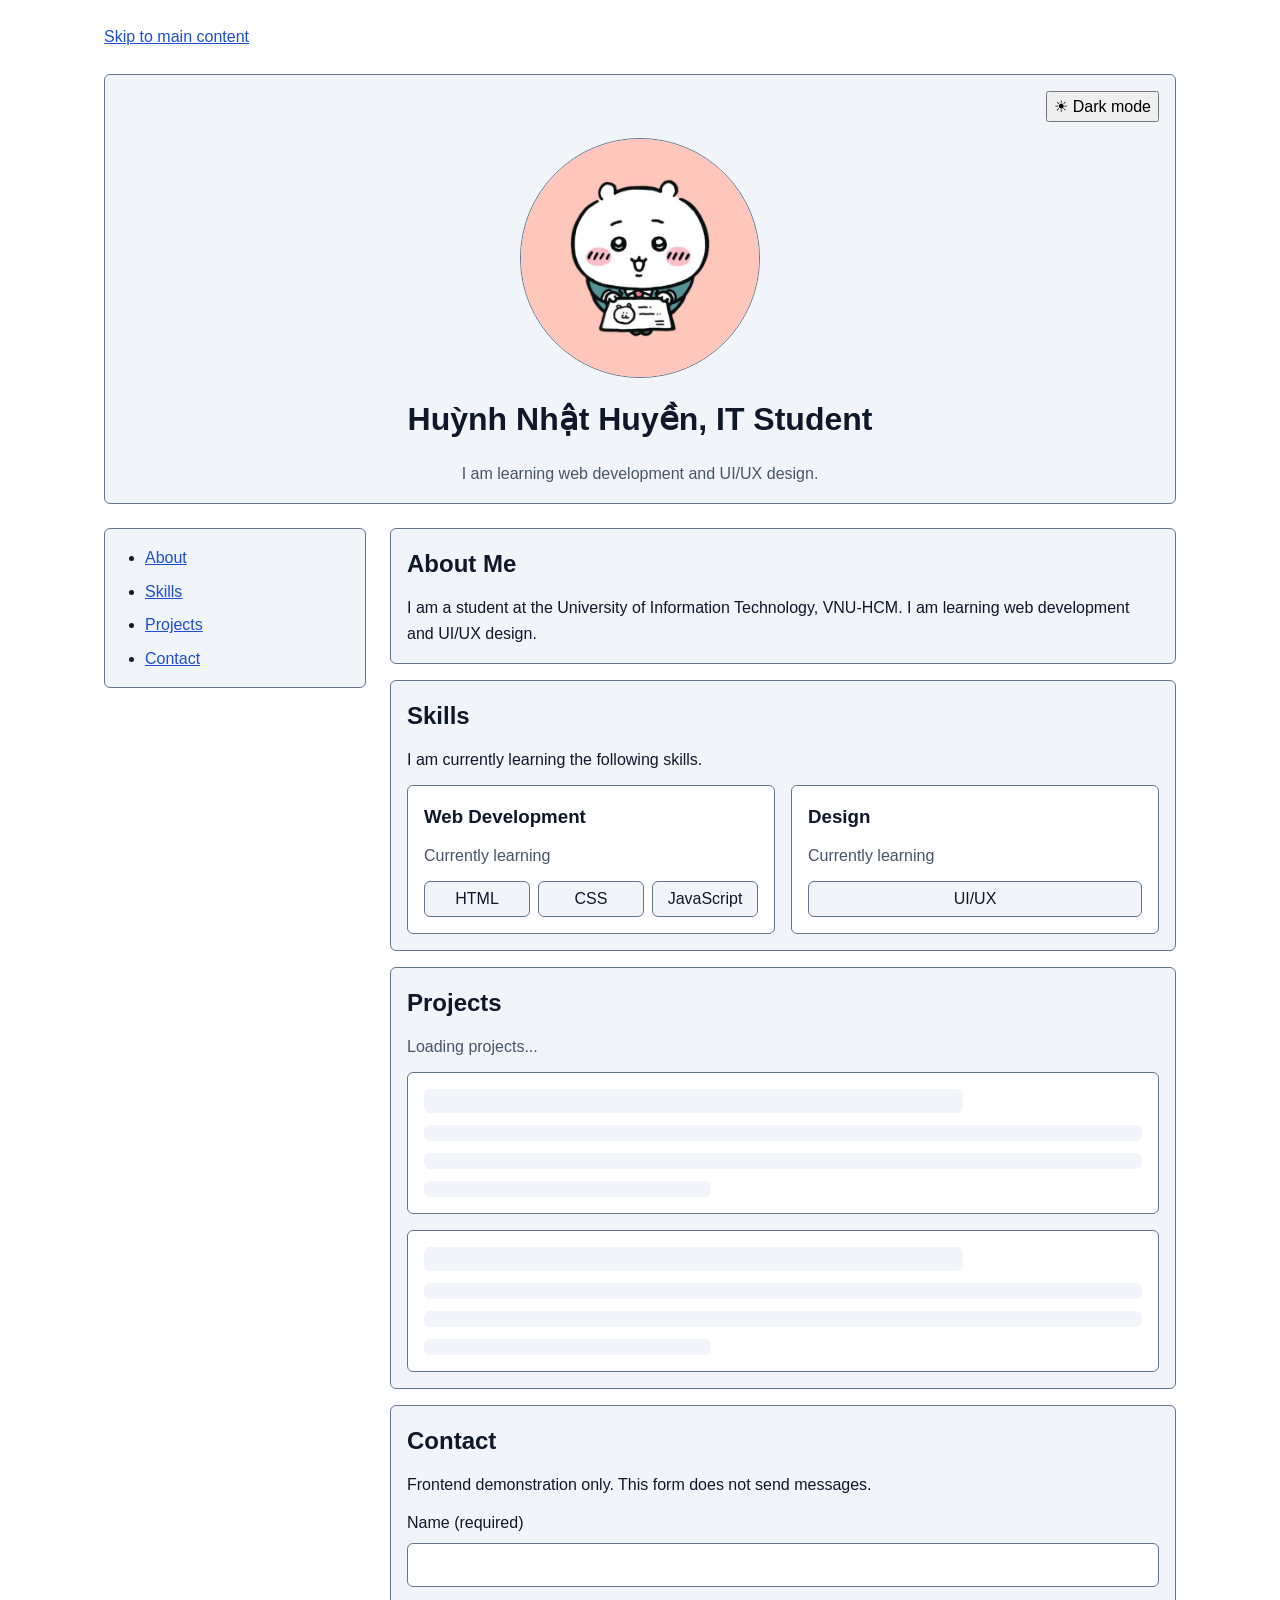
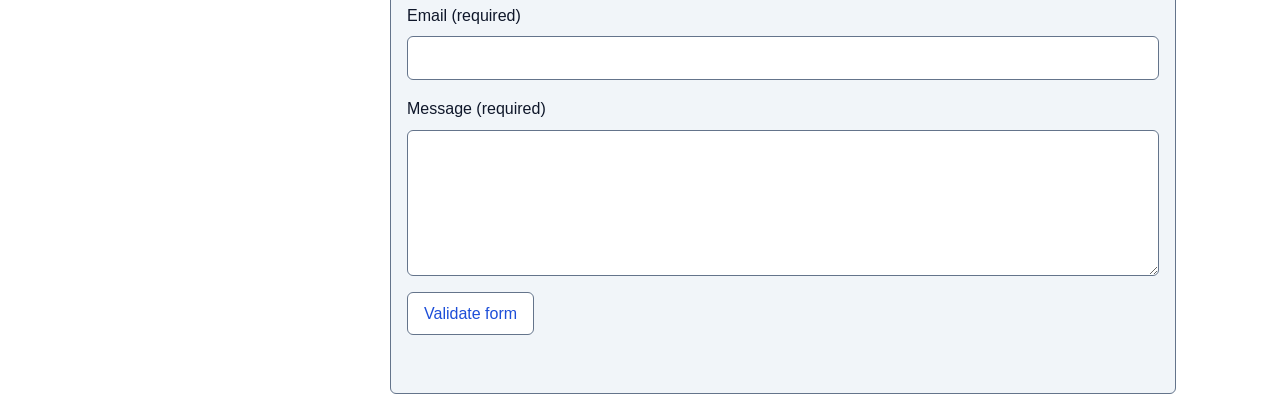
<file: index.html>
<!DOCTYPE html>
<html lang="en">

<head>
    <meta charset="UTF-8">
    <meta name="viewport" content="width=device-width, initial-scale=1.0">
    <title>Huỳnh Nhật Huyền | Portfolio</title>
    <link rel="stylesheet" href="./styles.css">
    <script src="./theme.js" defer></script>
    <script src="./contact.js" defer></script>
    <link rel="icon" href="data:,">
</head>

<body>
    <a href="#main-content" class="skip-link">
        Skip to main content
    </a>

    <header role="banner" class="hero">
        <button id="theme-toggle" type="button" aria-pressed="false">
            <span id="theme-icon" aria-hidden="true">☀</span>
            Dark mode
        </button>

        <img class="hero-portrait" src="./assets/images/images.jpg" alt="Portrait of Huỳnh Nhật Huyền" width="480"
            height="480">

        <h1>Huỳnh Nhật Huyền, IT Student</h1>

        <p class="hero-introduction">
            I am learning web development and UI/UX design.
        </p>
    </header>

    <nav role="navigation" aria-label="Primary">
        <ul>
            <li><a href="#about">About</a></li>
            <li><a href="#skills">Skills</a></li>
            <li><a href="#projects">Projects</a></li>
            <li><a href="#contact">Contact</a></li>
            <script src="./projects.js" defer></script>
        </ul>
    </nav>

    <main id="main-content" role="main" tabindex="-1">
        <section id="about">
            <h2>About Me</h2>
            <p>
                I am a student at the University of Information Technology,
                VNU-HCM. I am learning web development and UI/UX design.
            </p>
        </section>
        <!-- T-03.4: Categorized skills currently being learned -->
        <section id="skills" aria-labelledby="skills-heading">
            <h2 id="skills-heading">Skills</h2>
            <p>I am currently learning the following skills.</p>

            <ul class="skills-grid">
                <li class="skill-category">
                    <h3>Web Development</h3>
                    <p class="skill-status">Currently learning</p>

                    <ul class="skill-badges" aria-label="Web development skills">
                        <li class="skill-badge">HTML</li>
                        <li class="skill-badge">CSS</li>
                        <li class="skill-badge">JavaScript</li>
                    </ul>
                </li>

                <li class="skill-category">
                    <h3>Design</h3>
                    <p class="skill-status">Currently learning</p>

                    <ul class="skill-badges" aria-label="Design skills">
                        <li class="skill-badge">UI/UX</li>
                    </ul>
                </li>
            </ul>
        </section>
        <section id="projects" aria-labelledby="projects-heading">
            <h2 id="projects-heading" tabindex="-1">Projects</h2>

            <!-- Stable status region outside the busy content. -->
            <p id="projects-status" role="status" aria-atomic="true">
                Loading projects...
            </p>

            <!-- T-03A: Decorative loading placeholders. -->
            <section id="projects-loading" aria-label="Project loading area" aria-busy="true">
                <ul class="project-skeletons" aria-hidden="true">
                    <li class="project-skeleton">
                        <span class="skeleton-block skeleton-title"></span>
                        <span class="skeleton-block skeleton-line"></span>
                        <span class="skeleton-block skeleton-line"></span>
                        <span class="skeleton-block skeleton-short"></span>
                    </li>
                    <li class="project-skeleton">
                        <span class="skeleton-block skeleton-title"></span>
                        <span class="skeleton-block skeleton-line"></span>
                        <span class="skeleton-block skeleton-line"></span>
                        <span class="skeleton-block skeleton-short"></span>
                    </li>
                </ul>
            </section>

            <!-- T-03B: Articles are created from local coursework data. -->
            <section id="projects-data" class="project-grid" aria-label="Coursework projects" hidden>
            </section>
            <!-- T-03C: Empty state -->
            <section id="projects-empty" aria-labelledby="projects-empty-heading" hidden>
                <h3 id="projects-empty-heading">No projects found.</h3>
                <p>This simulated load returned no coursework projects.</p>
                <button id="projects-empty-retry" type="button">
                    Try again
                </button>
            </section>
            <!-- T-03C: Error state -->
            <section id="projects-error" aria-labelledby="projects-error-heading" hidden>
                <h3 id="projects-error-heading">Projects could not be loaded.</h3>
                <p>Please try again. Loading in this demo is simulated.</p>
                <button id="projects-error-retry" type="button">
                    Retry loading projects
                </button>
            </section>
        </section>
        <section id="contact" aria-labelledby="contact-heading">
            <h2 id="contact-heading">Contact</h2>
            <p id="contact-notice">
                Frontend demonstration only. This form does not send messages.
            </p>

            <form id="contact-form" aria-describedby="contact-notice">
                <p class="form-field">
                    <label for="contact-name">Name (required)</label>
                    <input id="contact-name" name="name" type="text" autocomplete="name" required>
                </p>

                <p class="form-field">
                    <label for="contact-email">Email (required)</label>
                    <input id="contact-email" name="email" type="email" autocomplete="email" required>
                </p>

                <p class="form-field">
                    <label for="contact-message">Message (required)</label>
                    <textarea id="contact-message" name="message" rows="5" required></textarea>
                </p>

                <!-- Enabled after the demo submission handler is installed. -->
                <button id="contact-submit" type="submit" disabled>
                    Validate form
                </button>

                <p id="contact-status" role="status" aria-atomic="true"></p>
            </form>
        </section>
    </main>
</body>

</html>
</file>
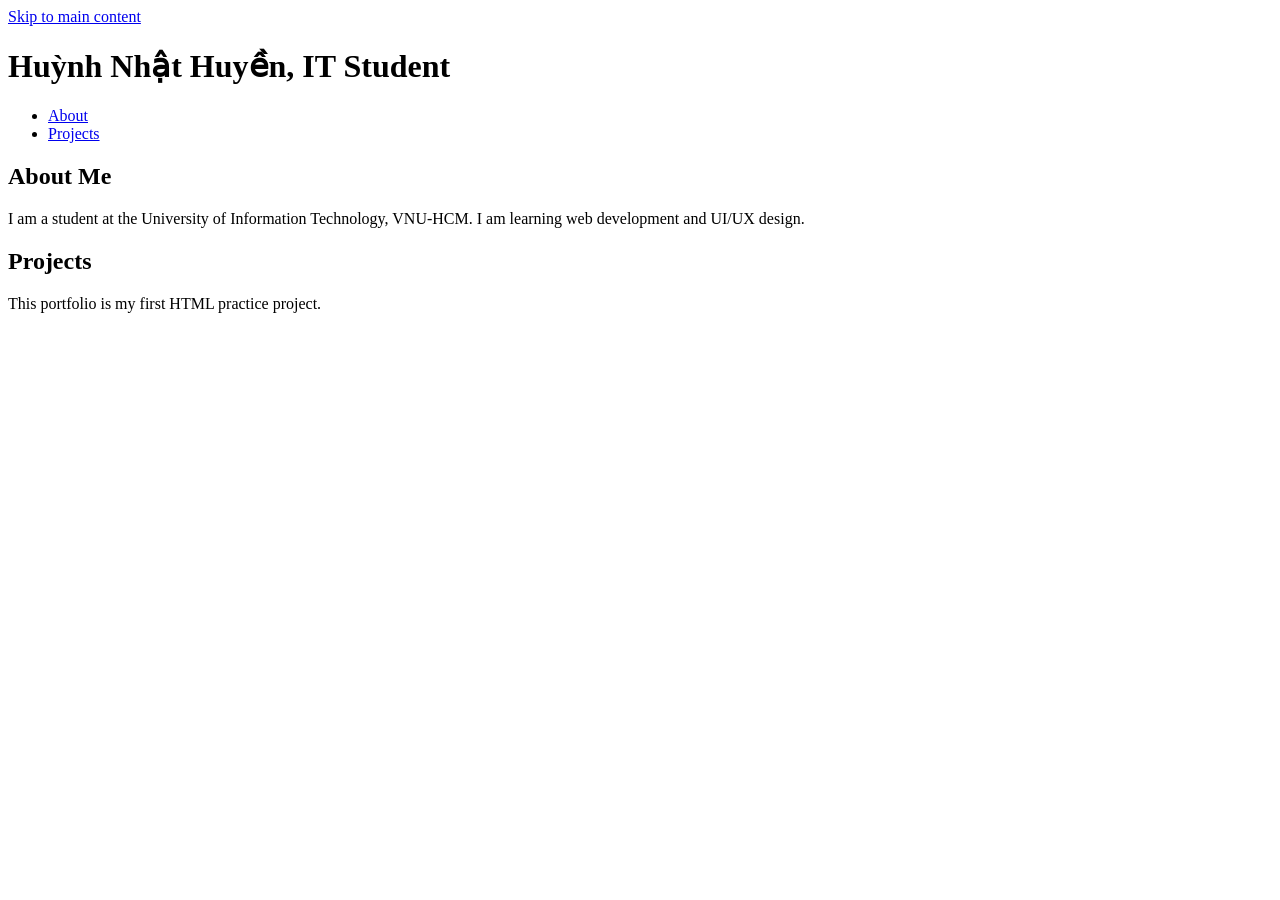
<file: Exercise_1/index.html>
<!DOCTYPE html>
<html lang="en">

<head>
    <meta charset="UTF-8">
    <meta name="viewport" content="width=device-width, initial-scale=1.0">
    <title>Huỳnh Nhật Huyền | Portfolio</title>
    <link rel="icon" href="data:,">
</head>

<body>
    <a href="#main-content" class="skip-link">
        Skip to main content
    </a>

    <header role="banner">
        <h1>Huỳnh Nhật Huyền, IT Student</h1>
    </header>

    <nav role="navigation" aria-label="Primary">
        <ul>
            <li><a href="#about">About</a></li>
            <li><a href="#projects">Projects</a></li>
        </ul>
    </nav>

    <main id="main-content" role="main" tabindex="-1">
        <section id="about">
            <h2>About Me</h2>
            <p>
                I am a student at the University of Information Technology,
                VNU-HCM. I am learning web development and UI/UX design.
            </p>
        </section>

        <section id="projects">
            <h2>Projects</h2>
            <p>This portfolio is my first HTML practice project.</p>
        </section>
    </main>
</body>

</html>
</file>
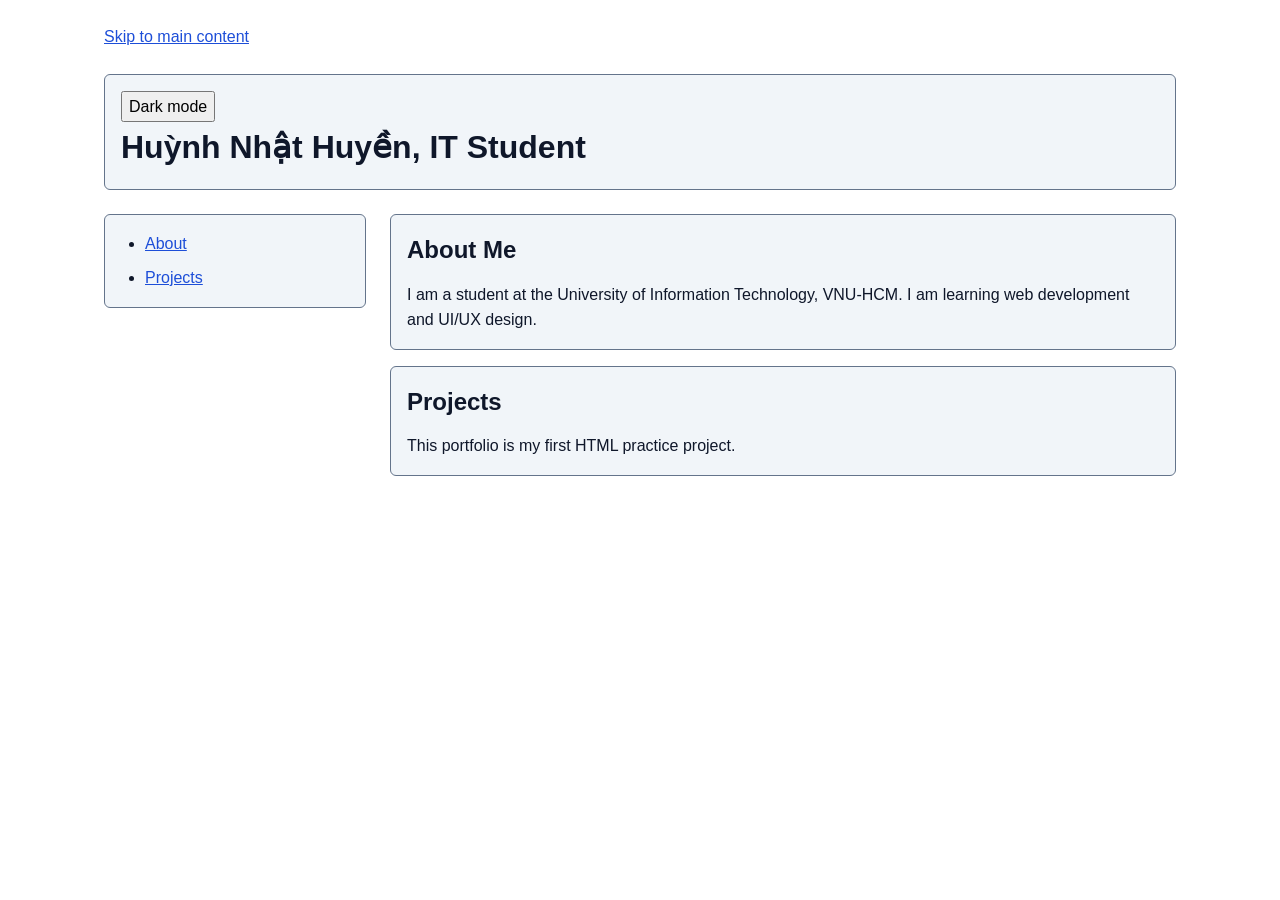
<file: Exercise_2/index.html>
<!DOCTYPE html>
<html lang="en">

<head>
    <meta charset="UTF-8">
    <meta name="viewport" content="width=device-width, initial-scale=1.0">
    <title>Huỳnh Nhật Huyền | Portfolio</title>
    <link rel="stylesheet" href="./styles.css">
    <script src="./theme.js" defer></script>
    <link rel="icon" href="data:,">
</head>

<body>
    <a href="#main-content" class="skip-link">
        Skip to main content
    </a>

    <header role="banner">
        <button id="theme-toggle" type="button" aria-pressed="false">
            Dark mode
        </button>
        <h1>Huỳnh Nhật Huyền, IT Student</h1>
    </header>

    <nav role="navigation" aria-label="Primary">
        <ul>
            <li><a href="#about">About</a></li>
            <li><a href="#projects">Projects</a></li>
        </ul>
    </nav>

    <main id="main-content" role="main" tabindex="-1">
        <section id="about">
            <h2>About Me</h2>
            <p>
                I am a student at the University of Information Technology,
                VNU-HCM. I am learning web development and UI/UX design.
            </p>
        </section>

        <section id="projects">
            <h2>Projects</h2>
            <p>This portfolio is my first HTML practice project.</p>
        </section>
    </main>
</body>

</html>
</file>
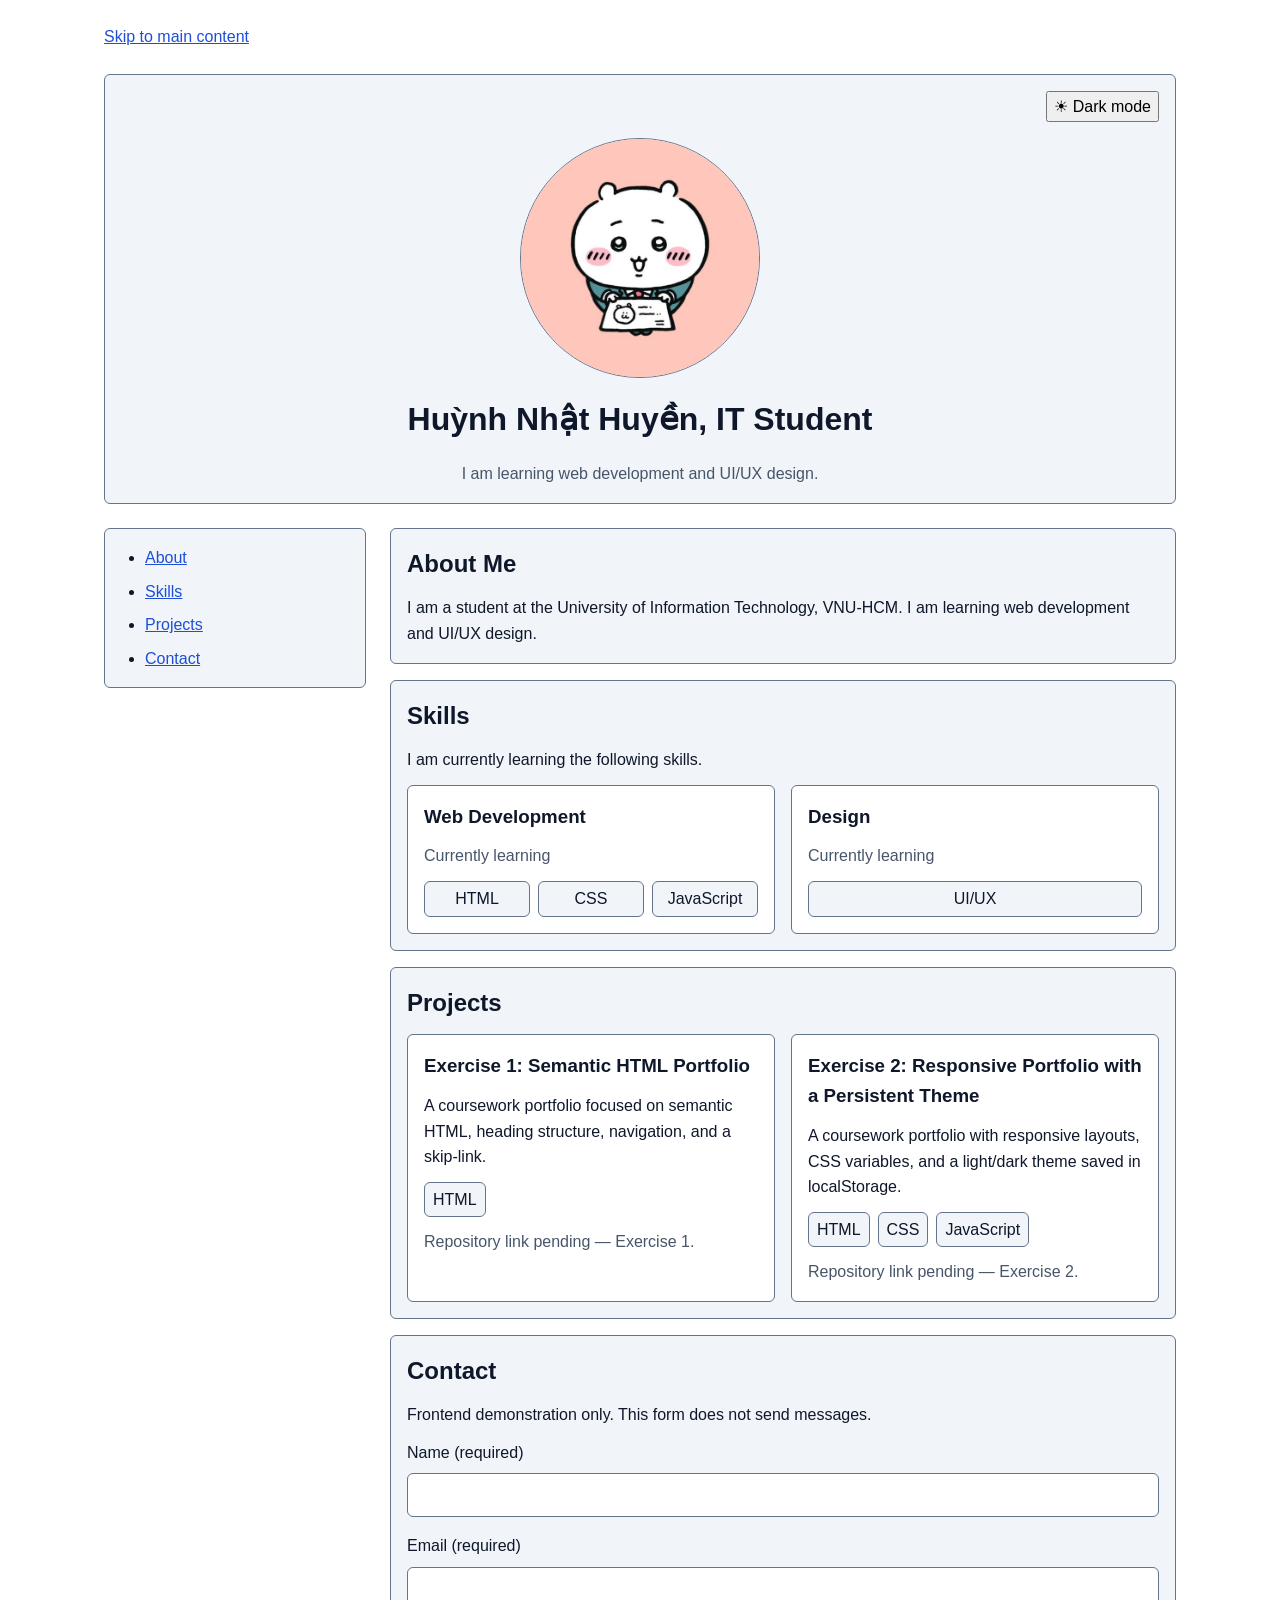
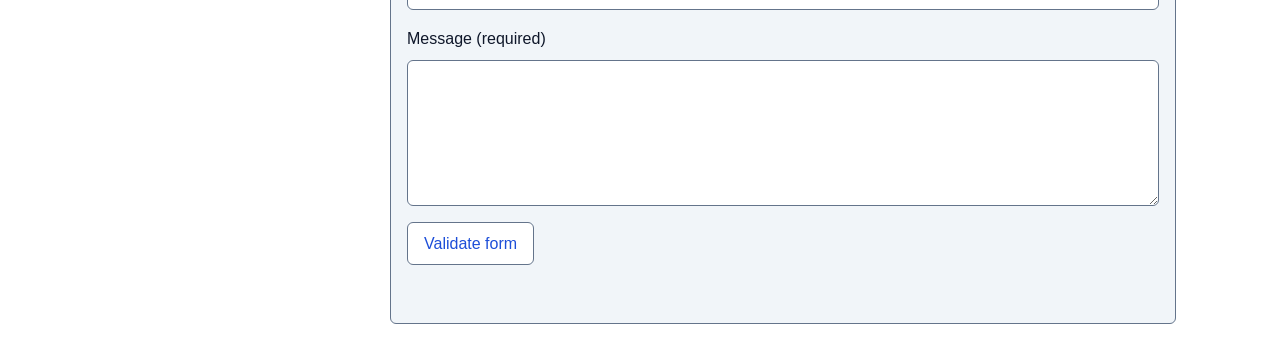
<file: Exercise_3/index.html>
<!DOCTYPE html>
<html lang="en">

<head>
    <meta charset="UTF-8">
    <meta name="viewport" content="width=device-width, initial-scale=1.0">
    <title>Huỳnh Nhật Huyền | Portfolio</title>
    <link rel="stylesheet" href="./styles.css">
    <script src="./theme.js" defer></script>
    <script src="./contact.js" defer></script>
    <link rel="icon" href="data:,">
</head>

<body>
    <a href="#main-content" class="skip-link">
        Skip to main content
    </a>

    <header role="banner" class="hero">
        <button id="theme-toggle" type="button" aria-pressed="false">
            <span id="theme-icon" aria-hidden="true">☀</span>
            Dark mode
        </button>

        <img class="hero-portrait" src="./assets/images/images.jpg" alt="Portrait of Huỳnh Nhật Huyền" width="480"
            height="480">

        <h1>Huỳnh Nhật Huyền, IT Student</h1>

        <p class="hero-introduction">
            I am learning web development and UI/UX design.
        </p>
    </header>

    <nav role="navigation" aria-label="Primary">
        <ul>
            <li><a href="#about">About</a></li>
            <li><a href="#skills">Skills</a></li>
            <li><a href="#projects">Projects</a></li>
            <li><a href="#contact">Contact</a></li>
        </ul>
    </nav>

    <main id="main-content" role="main" tabindex="-1">
        <section id="about">
            <h2>About Me</h2>
            <p>
                I am a student at the University of Information Technology,
                VNU-HCM. I am learning web development and UI/UX design.
            </p>
        </section>
        <!-- T-03.4: Categorized skills currently being learned -->
        <section id="skills" aria-labelledby="skills-heading">
            <h2 id="skills-heading">Skills</h2>
            <p>I am currently learning the following skills.</p>

            <ul class="skills-grid">
                <li class="skill-category">
                    <h3>Web Development</h3>
                    <p class="skill-status">Currently learning</p>

                    <ul class="skill-badges" aria-label="Web development skills">
                        <li class="skill-badge">HTML</li>
                        <li class="skill-badge">CSS</li>
                        <li class="skill-badge">JavaScript</li>
                    </ul>
                </li>

                <li class="skill-category">
                    <h3>Design</h3>
                    <p class="skill-status">Currently learning</p>

                    <ul class="skill-badges" aria-label="Design skills">
                        <li class="skill-badge">UI/UX</li>
                    </ul>
                </li>
            </ul>
        </section>
        <section id="projects" aria-labelledby="projects-heading">
            <h2 id="projects-heading">Projects</h2>

            <section class="project-grid" aria-label="Coursework projects">
                <article class="project-card" aria-labelledby="project-one-heading">
                    <h3 id="project-one-heading">
                        Exercise 1: Semantic HTML Portfolio
                    </h3>

                    <p>
                        A coursework portfolio focused on semantic HTML,
                        heading structure, navigation, and a skip-link.
                    </p>

                    <ul class="project-tags" aria-label="Technologies used">
                        <li>HTML</li>
                    </ul>

                    <p class="project-link-placeholder">
                        Repository link pending — Exercise 1.
                    </p>
                </article>

                <article class="project-card" aria-labelledby="project-two-heading">
                    <h3 id="project-two-heading">
                        Exercise 2: Responsive Portfolio with a Persistent Theme
                    </h3>

                    <p>
                        A coursework portfolio with responsive layouts,
                        CSS variables, and a light/dark theme saved in localStorage.
                    </p>

                    <ul class="project-tags" aria-label="Technologies used">
                        <li>HTML</li>
                        <li>CSS</li>
                        <li>JavaScript</li>
                    </ul>

                    <p class="project-link-placeholder">
                        Repository link pending — Exercise 2.
                    </p>
                </article>
            </section>
        </section>
        <section id="contact" aria-labelledby="contact-heading">
            <h2 id="contact-heading">Contact</h2>
            <p id="contact-notice">
                Frontend demonstration only. This form does not send messages.
            </p>

            <form id="contact-form" aria-describedby="contact-notice">
                <p class="form-field">
                    <label for="contact-name">Name (required)</label>
                    <input id="contact-name" name="name" type="text" autocomplete="name" required>
                </p>

                <p class="form-field">
                    <label for="contact-email">Email (required)</label>
                    <input id="contact-email" name="email" type="email" autocomplete="email" required>
                </p>

                <p class="form-field">
                    <label for="contact-message">Message (required)</label>
                    <textarea id="contact-message" name="message" rows="5" required></textarea>
                </p>

                <!-- Enabled after the demo submission handler is installed. -->
                <button id="contact-submit" type="submit" disabled>
                    Validate form
                </button>

                <p id="contact-status" role="status" aria-atomic="true"></p>
            </form>
        </section>
    </main>
</body>

</html>
</file>
<file: styles.css>
/* T-02A: Reusable design tokens */
:root {
    /* Colors */
    --color-background: #ffffff;
    --color-surface: #f1f5f9;
    --color-text: #0f172a;
    --color-text-muted: #475569;
    --color-primary: #1d4ed8;
    --color-border: #64748b;

    /* Typography */
    --font-family-base: Arial, Helvetica, sans-serif;
    --font-size-base: 1rem;
    --line-height-base: 1.6;

    /* Spacing */
    --space-1: 0.25rem;
    --space-2: 0.5rem;
    --space-3: 0.75rem;
    --space-4: 1rem;
    --space-6: 1.5rem;
    --space-8: 2rem;

    /* Borders */
    --border-width: 1px;
    --radius-small: 0.375rem;
}

/* Dark theme color tokens */
:root[data-theme="dark"] {
    --color-background: #0f172a;
    --color-surface: #1e293b;
    --color-text: #f8fafc;
    --color-text-muted: #cbd5e1;
    --color-primary: #93c5fd;
    --color-border: #94a3b8;
}

*,
*::before,
*::after {
    box-sizing: border-box;
}

body,
h1,
h2,
h3,
h4,
h5,
h6,
p,
ul,
ol,
figure,
blockquote {
    margin: 0;
}

ul,
ol {
    padding-inline-start: var(--space-6);
}

img,
picture,
video,
canvas,
svg {
    display: block;
    max-width: 100%;
}

img,
video {
    height: auto;
}

button,
input,
select,
textarea {
    font: inherit;
}

/* Base styles using tokens */
body {
    font-family: var(--font-family-base);
    font-size: var(--font-size-base);
    line-height: var(--line-height-base);
    background-color: var(--color-background);
    color: var(--color-text);
}

a {
    color: var(--color-primary);
}

p {
    overflow-wrap: break-word;
}

/* T-02B: Mobile-first page layout */
body {
    display: grid;
    grid-template-columns: minmax(0, 1fr);
    gap: var(--space-4);
    max-width: 70rem;
    margin-inline: auto;
    padding: var(--space-4);
}

body>*,
main>* {
    min-width: 0;
}

h1,
h2,
a {
    overflow-wrap: anywhere;
}

header,
nav,
main>section {
    padding: var(--space-4);
    background-color: var(--color-surface);
    border: var(--border-width) solid var(--color-border);
    border-radius: var(--radius-small);
}

nav ul {
    display: grid;
    gap: var(--space-2);
}

main {
    display: grid;
    grid-template-columns: minmax(0, 1fr);
    gap: var(--space-4);
    align-content: start;
}

main>section {
    display: grid;
    gap: var(--space-3);
    align-content: start;
}

/* Wider screens: navigation beside main content */
@media (min-width: 48rem) {
    body {
        grid-template-columns: minmax(0, 1fr) minmax(0, 3fr);
        gap: var(--space-6);
        padding: var(--space-6);
        align-items: start;
    }

    body>.skip-link,
    body>header {
        grid-column: 1 / -1;
    }

    body>nav {
        grid-column: 1;
    }

    body>main {
        grid-column: 2;
    }
}

/* T-03.3: Hero component */
.hero {
    display: flex;
    flex-direction: column;
    align-items: center;
    gap: var(--space-4);
    text-align: center;
}

.hero>#theme-toggle {
    align-self: flex-end;
}

.hero-portrait {
    width: min(100%, 15rem);
    height: auto;
    aspect-ratio: 1 / 1;
    object-fit: cover;
    border: var(--border-width) solid var(--color-border);
    border-radius: 50%;
}

.hero-introduction {
    max-width: 45ch;
    color: var(--color-text-muted);
}

/* T-03.4: Responsive categorized skills */
.skills-grid,
.skill-badges {
    list-style: none;
    margin: 0;
    padding: 0;
}

.skills-grid {
    display: grid;
    grid-template-columns: repeat(auto-fit,
            minmax(min(100%, 15rem), 1fr));
    gap: var(--space-4);
}

.skill-category {
    display: grid;
    align-content: start;
    gap: var(--space-3);
    min-width: 0;
    padding: var(--space-4);
    background-color: var(--color-background);
    border: var(--border-width) solid var(--color-border);
    border-radius: var(--radius-small);
    overflow-wrap: anywhere;
}

.skill-status {
    color: var(--color-text-muted);
}

.skill-badges {
    display: grid;
    grid-template-columns: repeat(auto-fit,
            minmax(min(100%, 6rem), 1fr));
    gap: var(--space-2);
}

.skill-badge {
    min-width: 0;
    padding: var(--space-1) var(--space-2);
    background-color: var(--color-surface);
    color: var(--color-text);
    border: var(--border-width) solid var(--color-border);
    border-radius: var(--radius-small);
    text-align: center;
    overflow-wrap: anywhere;
}

/* T-03.4: Responsive coursework project cards */
.project-grid {
    display: grid;
    grid-template-columns: repeat(auto-fit,
            minmax(min(100%, 17.5rem), 1fr));
    gap: var(--space-4);
}

.project-card {
    display: flex;
    flex-direction: column;
    gap: var(--space-3);
    min-width: 0;
    padding: var(--space-4);
    background-color: var(--color-background);
    color: var(--color-text);
    border: var(--border-width) solid var(--color-border);
    border-radius: var(--radius-small);
    overflow-wrap: anywhere;
}

.project-tags {
    display: flex;
    flex-wrap: wrap;
    gap: var(--space-2);
    list-style: none;
    margin: 0;
    padding: 0;
}

.project-tags>li {
    padding: var(--space-1) var(--space-2);
    background-color: var(--color-surface);
    border: var(--border-width) solid var(--color-border);
    border-radius: var(--radius-small);
}

.project-link-placeholder {
    color: var(--color-text-muted);
}

.project-card a:focus-visible {
    outline: 2px solid var(--color-primary);
    outline-offset: var(--space-1);
}

/* Contact demo component */
#contact-form,
#contact-form .form-field {
    display: grid;
    gap: var(--space-2);
    min-width: 0;
}

#contact-form {
    gap: var(--space-4);
}

#contact-form input,
#contact-form textarea {
    width: 100%;
    min-width: 0;
    padding: var(--space-2);
    background-color: var(--color-background);
    color: var(--color-text);
    border: var(--border-width) solid var(--color-border);
    border-radius: var(--radius-small);
}

#contact-form textarea {
    resize: vertical;
}

#contact-submit {
    justify-self: start;
    max-width: 100%;
    padding: var(--space-2) var(--space-4);
    background-color: var(--color-background);
    color: var(--color-primary);
    border: var(--border-width) solid var(--color-border);
    border-radius: var(--radius-small);
    cursor: pointer;
}

#contact-submit:disabled {
    cursor: default;
}

#contact-form input:focus-visible,
#contact-form textarea:focus-visible,
#contact-submit:focus-visible {
    outline: 2px solid var(--color-primary);
    outline-offset: var(--space-1);
}

#contact-status {
    min-height: 1.6em;
    color: var(--color-text-muted);
}

/* T-03A: Projects loading state */
#projects [hidden] {
    display: none;
}

#projects-status {
    color: var(--color-text-muted);
}

#projects-loading {
    min-width: 0;
}

.project-skeletons {
    display: grid;
    grid-template-columns: minmax(0, 1fr);
    gap: var(--space-4);
    margin: 0;
    padding: 0;
    list-style: none;
}

.project-skeleton {
    display: grid;
    align-content: start;
    gap: var(--space-3);
    min-width: 0;
    padding: var(--space-4);
    background-color: var(--color-background);
    border: var(--border-width) solid var(--color-border);
    border-radius: var(--radius-small);
}

.skeleton-block {
    position: relative;
    display: block;
    width: 100%;
    overflow: hidden;
    background-color: var(--color-surface);
    border-radius: var(--radius-small);
}

.skeleton-block::after {
    position: absolute;
    inset: 0;
    content: "";
    background: linear-gradient(90deg,
            transparent,
            var(--color-border),
            transparent);
    opacity: 0.3;
    transform: translateX(-100%);
    animation: project-shimmer 1.6s linear infinite;
}

.skeleton-title {
    width: 75%;
    height: 1.5rem;
}

.skeleton-line {
    height: 1rem;
}

.skeleton-short {
    width: 40%;
    height: 1rem;
}

@keyframes project-shimmer {
    from {
        transform: translateX(-100%);
    }

    to {
        transform: translateX(100%);
    }
}

@media (prefers-reduced-motion: reduce) {
    .skeleton-block::after {
        animation: none;
        background: none;
        transform: none;
    }
}

/* T-03B: Data card sizing and link placement */
#projects-data {
    min-width: 0;
}

#projects-data .project-tags>li {
    max-width: 100%;
    overflow-wrap: anywhere;
}

.project-link {
    margin-top: auto;
}

/* T-03C: Empty state and retry control */
#projects-empty,
#projects-error {
    display: grid;
    gap: var(--space-3);
    min-width: 0;
}

#projects-empty button,
#projects-error button {
    justify-self: start;
    max-width: 100%;
    padding: var(--space-2) var(--space-4);
    background-color: var(--color-background);
    color: var(--color-primary);
    border: var(--border-width) solid var(--color-border);
    border-radius: var(--radius-small);
    white-space: normal;
    overflow-wrap: anywhere;
    cursor: pointer;
}

#projects-empty button:focus-visible,
#projects-error button:focus-visible,
#projects-heading:focus-visible {
    outline: 2px solid var(--color-primary);
    outline-offset: var(--space-1);
}
</file>
<file: Exercise_2/styles.css>
/* T-02A: Reusable design tokens */
:root {
    /* Colors */
    --color-background: #ffffff;
    --color-surface: #f1f5f9;
    --color-text: #0f172a;
    --color-text-muted: #475569;
    --color-primary: #1d4ed8;
    --color-border: #64748b;

    /* Typography */
    --font-family-base: Arial, Helvetica, sans-serif;
    --font-size-base: 1rem;
    --line-height-base: 1.6;

    /* Spacing */
    --space-1: 0.25rem;
    --space-2: 0.5rem;
    --space-3: 0.75rem;
    --space-4: 1rem;
    --space-6: 1.5rem;
    --space-8: 2rem;

    /* Borders */
    --border-width: 1px;
    --radius-small: 0.375rem;
}

/* Dark theme color tokens */
:root[data-theme="dark"] {
    --color-background: #0f172a;
    --color-surface: #1e293b;
    --color-text: #f8fafc;
    --color-text-muted: #cbd5e1;
    --color-primary: #93c5fd;
    --color-border: #94a3b8;
}

*,
*::before,
*::after {
    box-sizing: border-box;
}

body,
h1,
h2,
h3,
h4,
h5,
h6,
p,
ul,
ol,
figure,
blockquote {
    margin: 0;
}

ul,
ol {
    padding-inline-start: var(--space-6);
}

img,
picture,
video,
canvas,
svg {
    display: block;
    max-width: 100%;
}

img,
video {
    height: auto;
}

button,
input,
select,
textarea {
    font: inherit;
}

/* Base styles using tokens */
body {
    font-family: var(--font-family-base);
    font-size: var(--font-size-base);
    line-height: var(--line-height-base);
    background-color: var(--color-background);
    color: var(--color-text);
}

a {
    color: var(--color-primary);
}

p {
    overflow-wrap: break-word;
}

/* T-02B: Mobile-first page layout */
body {
    display: grid;
    grid-template-columns: minmax(0, 1fr);
    gap: var(--space-4);
    max-width: 70rem;
    margin-inline: auto;
    padding: var(--space-4);
}

body>*,
main>* {
    min-width: 0;
}

h1,
h2,
a {
    overflow-wrap: anywhere;
}

header,
nav,
main>section {
    padding: var(--space-4);
    background-color: var(--color-surface);
    border: var(--border-width) solid var(--color-border);
    border-radius: var(--radius-small);
}

nav ul {
    display: grid;
    gap: var(--space-2);
}

main {
    display: grid;
    grid-template-columns: minmax(0, 1fr);
    gap: var(--space-4);
    align-content: start;
}

main>section {
    display: grid;
    gap: var(--space-3);
    align-content: start;
}

/* Wider screens: navigation beside main content */
@media (min-width: 48rem) {
    body {
        grid-template-columns: minmax(0, 1fr) minmax(0, 3fr);
        gap: var(--space-6);
        padding: var(--space-6);
        align-items: start;
    }

    body>.skip-link,
    body>header {
        grid-column: 1 / -1;
    }

    body>nav {
        grid-column: 1;
    }

    body>main {
        grid-column: 2;
    }
}
</file>
<file: Exercise_3/styles.css>
/* T-02A: Reusable design tokens */
:root {
    /* Colors */
    --color-background: #ffffff;
    --color-surface: #f1f5f9;
    --color-text: #0f172a;
    --color-text-muted: #475569;
    --color-primary: #1d4ed8;
    --color-border: #64748b;

    /* Typography */
    --font-family-base: Arial, Helvetica, sans-serif;
    --font-size-base: 1rem;
    --line-height-base: 1.6;

    /* Spacing */
    --space-1: 0.25rem;
    --space-2: 0.5rem;
    --space-3: 0.75rem;
    --space-4: 1rem;
    --space-6: 1.5rem;
    --space-8: 2rem;

    /* Borders */
    --border-width: 1px;
    --radius-small: 0.375rem;
}

/* Dark theme color tokens */
:root[data-theme="dark"] {
    --color-background: #0f172a;
    --color-surface: #1e293b;
    --color-text: #f8fafc;
    --color-text-muted: #cbd5e1;
    --color-primary: #93c5fd;
    --color-border: #94a3b8;
}

*,
*::before,
*::after {
    box-sizing: border-box;
}

body,
h1,
h2,
h3,
h4,
h5,
h6,
p,
ul,
ol,
figure,
blockquote {
    margin: 0;
}

ul,
ol {
    padding-inline-start: var(--space-6);
}

img,
picture,
video,
canvas,
svg {
    display: block;
    max-width: 100%;
}

img,
video {
    height: auto;
}

button,
input,
select,
textarea {
    font: inherit;
}

/* Base styles using tokens */
body {
    font-family: var(--font-family-base);
    font-size: var(--font-size-base);
    line-height: var(--line-height-base);
    background-color: var(--color-background);
    color: var(--color-text);
}

a {
    color: var(--color-primary);
}

p {
    overflow-wrap: break-word;
}

/* T-02B: Mobile-first page layout */
body {
    display: grid;
    grid-template-columns: minmax(0, 1fr);
    gap: var(--space-4);
    max-width: 70rem;
    margin-inline: auto;
    padding: var(--space-4);
}

body>*,
main>* {
    min-width: 0;
}

h1,
h2,
a {
    overflow-wrap: anywhere;
}

header,
nav,
main>section {
    padding: var(--space-4);
    background-color: var(--color-surface);
    border: var(--border-width) solid var(--color-border);
    border-radius: var(--radius-small);
}

nav ul {
    display: grid;
    gap: var(--space-2);
}

main {
    display: grid;
    grid-template-columns: minmax(0, 1fr);
    gap: var(--space-4);
    align-content: start;
}

main>section {
    display: grid;
    gap: var(--space-3);
    align-content: start;
}

/* Wider screens: navigation beside main content */
@media (min-width: 48rem) {
    body {
        grid-template-columns: minmax(0, 1fr) minmax(0, 3fr);
        gap: var(--space-6);
        padding: var(--space-6);
        align-items: start;
    }

    body>.skip-link,
    body>header {
        grid-column: 1 / -1;
    }

    body>nav {
        grid-column: 1;
    }

    body>main {
        grid-column: 2;
    }
}

/* T-03.3: Hero component */
.hero {
    display: flex;
    flex-direction: column;
    align-items: center;
    gap: var(--space-4);
    text-align: center;
}

.hero>#theme-toggle {
    align-self: flex-end;
}

.hero-portrait {
    width: min(100%, 15rem);
    height: auto;
    aspect-ratio: 1 / 1;
    object-fit: cover;
    border: var(--border-width) solid var(--color-border);
    border-radius: 50%;
}

.hero-introduction {
    max-width: 45ch;
    color: var(--color-text-muted);
}

/* T-03.4: Responsive categorized skills */
.skills-grid,
.skill-badges {
    list-style: none;
    margin: 0;
    padding: 0;
}

.skills-grid {
    display: grid;
    grid-template-columns: repeat(auto-fit,
            minmax(min(100%, 15rem), 1fr));
    gap: var(--space-4);
}

.skill-category {
    display: grid;
    align-content: start;
    gap: var(--space-3);
    min-width: 0;
    padding: var(--space-4);
    background-color: var(--color-background);
    border: var(--border-width) solid var(--color-border);
    border-radius: var(--radius-small);
    overflow-wrap: anywhere;
}

.skill-status {
    color: var(--color-text-muted);
}

.skill-badges {
    display: grid;
    grid-template-columns: repeat(auto-fit,
            minmax(min(100%, 6rem), 1fr));
    gap: var(--space-2);
}

.skill-badge {
    min-width: 0;
    padding: var(--space-1) var(--space-2);
    background-color: var(--color-surface);
    color: var(--color-text);
    border: var(--border-width) solid var(--color-border);
    border-radius: var(--radius-small);
    text-align: center;
    overflow-wrap: anywhere;
}

/* T-03.4: Responsive coursework project cards */
.project-grid {
    display: grid;
    grid-template-columns: repeat(auto-fit,
            minmax(min(100%, 17.5rem), 1fr));
    gap: var(--space-4);
}

.project-card {
    display: flex;
    flex-direction: column;
    gap: var(--space-3);
    min-width: 0;
    padding: var(--space-4);
    background-color: var(--color-background);
    color: var(--color-text);
    border: var(--border-width) solid var(--color-border);
    border-radius: var(--radius-small);
    overflow-wrap: anywhere;
}

.project-tags {
    display: flex;
    flex-wrap: wrap;
    gap: var(--space-2);
    list-style: none;
    margin: 0;
    padding: 0;
}

.project-tags>li {
    padding: var(--space-1) var(--space-2);
    background-color: var(--color-surface);
    border: var(--border-width) solid var(--color-border);
    border-radius: var(--radius-small);
}

.project-link-placeholder {
    color: var(--color-text-muted);
}

.project-card a:focus-visible {
    outline: 2px solid var(--color-primary);
    outline-offset: var(--space-1);
}

/* Contact demo component */
#contact-form,
#contact-form .form-field {
    display: grid;
    gap: var(--space-2);
    min-width: 0;
}

#contact-form {
    gap: var(--space-4);
}

#contact-form input,
#contact-form textarea {
    width: 100%;
    min-width: 0;
    padding: var(--space-2);
    background-color: var(--color-background);
    color: var(--color-text);
    border: var(--border-width) solid var(--color-border);
    border-radius: var(--radius-small);
}

#contact-form textarea {
    resize: vertical;
}

#contact-submit {
    justify-self: start;
    max-width: 100%;
    padding: var(--space-2) var(--space-4);
    background-color: var(--color-background);
    color: var(--color-primary);
    border: var(--border-width) solid var(--color-border);
    border-radius: var(--radius-small);
    cursor: pointer;
}

#contact-submit:disabled {
    cursor: default;
}

#contact-form input:focus-visible,
#contact-form textarea:focus-visible,
#contact-submit:focus-visible {
    outline: 2px solid var(--color-primary);
    outline-offset: var(--space-1);
}

#contact-status {
    min-height: 1.6em;
    color: var(--color-text-muted);
}
</file>
